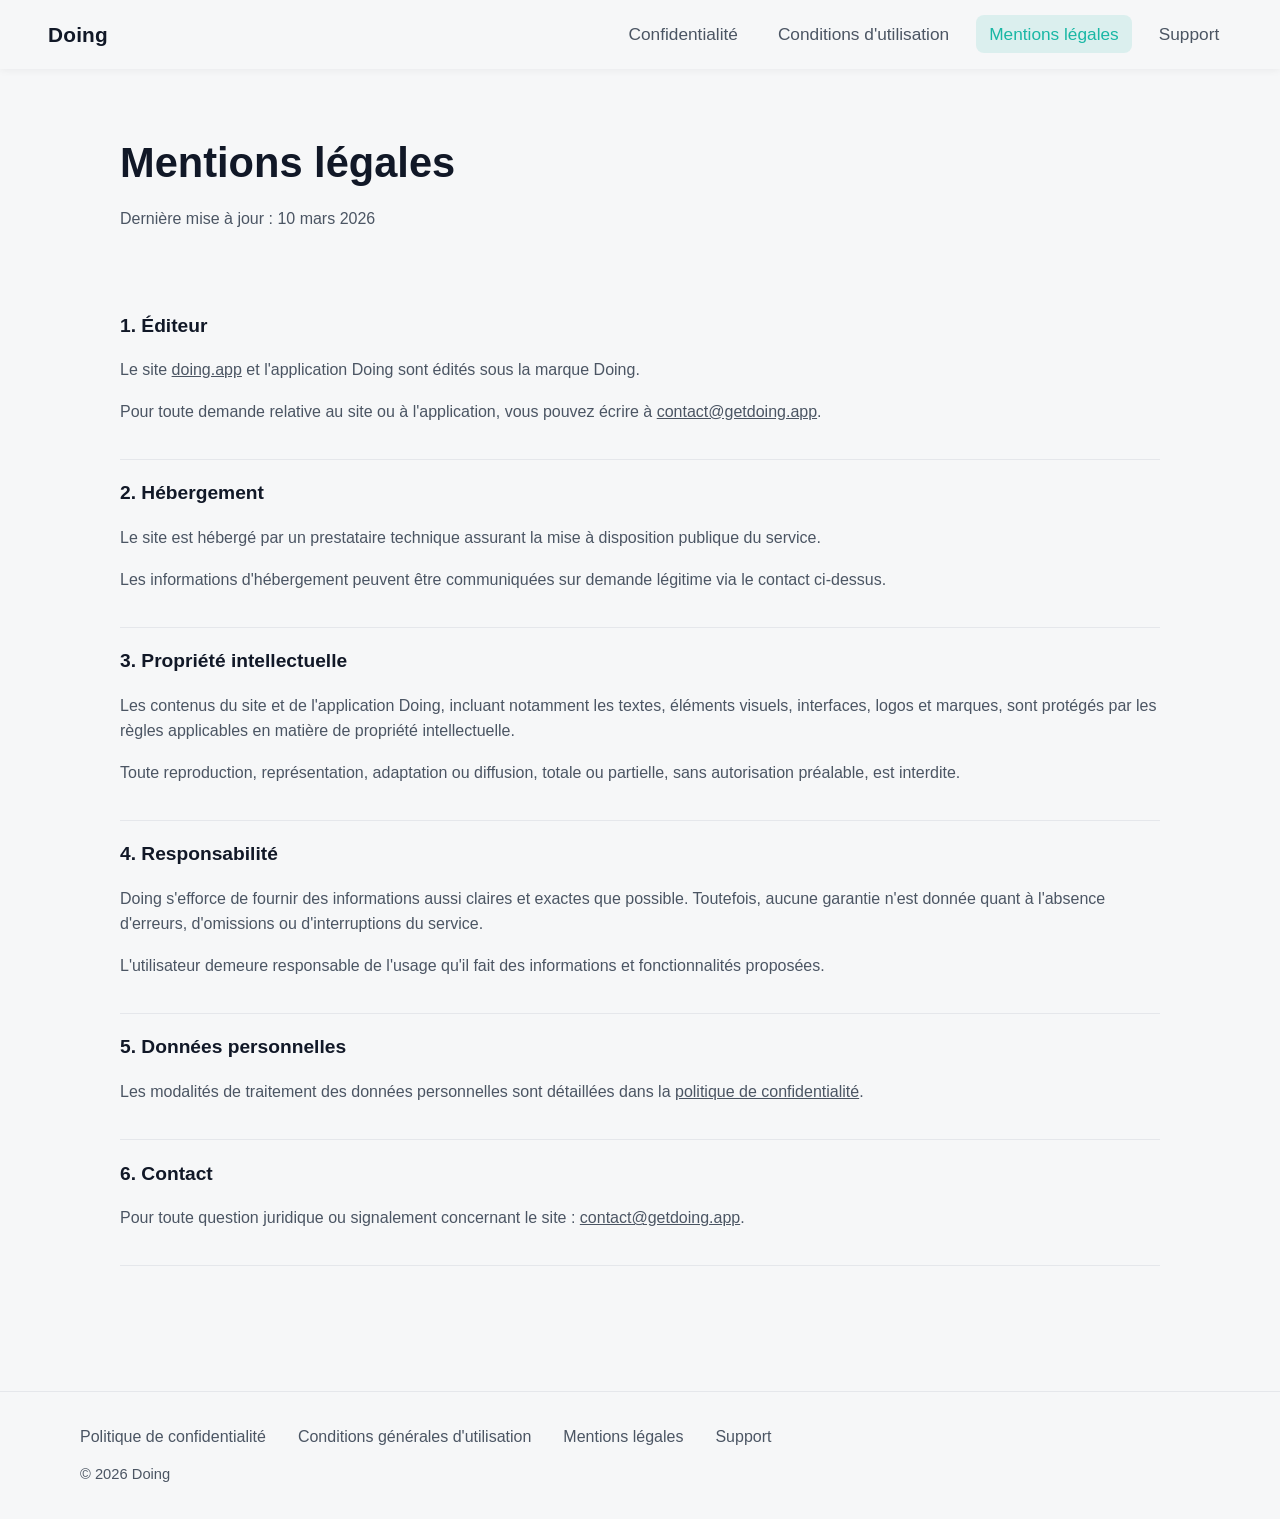
<file: legal_notice.html>
<!doctype html>
<html lang="fr">

<head>
  <meta charset="UTF-8" />
  <meta name="viewport" content="width=device-width, initial-scale=1.0" />
  <title>Mentions légales - Doing</title>
  <meta name="description"
    content="Mentions légales de Doing : éditeur du site, contact, hébergement et propriété intellectuelle." />
  <meta property="og:title" content="Mentions légales - Doing" />
  <meta property="og:description"
    content="Consultez les mentions légales du site et de l'application Doing." />
  <meta property="og:type" content="website" />
  <meta property="og:url" content="https://doing.app/legal_notice.html" />
  <meta property="og:image"
    content="data:image/svg+xml,%3Csvg xmlns='http://www.w3.org/2000/svg' width='1200' height='630'%3E%3Crect width='1200' height='630' fill='%23eceef1'/%3E%3C/svg%3E" />
  <link rel="icon"
    href="data:image/svg+xml,%3Csvg xmlns='http://www.w3.org/2000/svg' viewBox='0 0 64 64'%3E%3Crect width='64' height='64' rx='14' fill='%231f2937'/%3E%3C/svg%3E" />
  <link rel="stylesheet" href="assets/css/styles.css" />
  <script src="assets/js/main.js" defer></script>
</head>

<body class="flat-cards-page">

  <header class="site-header">
    <div class="container header-inner">
      <a class="logo" href="index.html" aria-label="Doing - Accueil">Doing</a>
      <button class="nav-toggle" type="button" aria-label="Ouvrir le menu" aria-controls="primary-nav"
        aria-expanded="false">
        <span></span>
        <span></span>
        <span></span>
      </button>
      <nav id="primary-nav" class="site-nav" aria-label="Navigation principale">
        <ul>
          <li><a href="privacy.html">Confidentialité</a></li>
          <li><a href="terms.html">Conditions d'utilisation</a></li>
          <li><a href="legal_notice.html" aria-current="page">Mentions légales</a></li>
          <li><a href="support.html">Support</a></li>
        </ul>
      </nav>
    </div>
  </header>

  <main id="main-content" class="main">
    <section class="section page-title">
      <div class="container">
        <h1>Mentions légales</h1>
        <p>Dernière mise à jour : 10 mars 2026</p>
      </div>
    </section>

    <section class="section" style="padding-top: 0;">
      <div class="container">
        <article class="content-card">
          <h2>1. Éditeur</h2>
          <p>Le site <a href="https://doing.app/">doing.app</a> et l'application Doing sont édités sous la marque Doing.</p>
          <p>
            Pour toute demande relative au site ou à l'application, vous pouvez écrire à
            <a href="mailto:contact@getdoing.app">contact@getdoing.app</a>.
          </p>
        </article>

        <article class="content-card">
          <h2>2. Hébergement</h2>
          <p>Le site est hébergé par un prestataire technique assurant la mise à disposition publique du service.</p>
          <p>Les informations d'hébergement peuvent être communiquées sur demande légitime via le contact ci-dessus.</p>
        </article>

        <article class="content-card">
          <h2>3. Propriété intellectuelle</h2>
          <p>
            Les contenus du site et de l'application Doing, incluant notamment les textes, éléments visuels,
            interfaces, logos et marques, sont protégés par les règles applicables en matière de propriété
            intellectuelle.
          </p>
          <p>
            Toute reproduction, représentation, adaptation ou diffusion, totale ou partielle, sans autorisation
            préalable, est interdite.
          </p>
        </article>

        <article class="content-card">
          <h2>4. Responsabilité</h2>
          <p>
            Doing s'efforce de fournir des informations aussi claires et exactes que possible. Toutefois, aucune
            garantie n'est donnée quant à l'absence d'erreurs, d'omissions ou d'interruptions du service.
          </p>
          <p>
            L'utilisateur demeure responsable de l'usage qu'il fait des informations et fonctionnalités proposées.
          </p>
        </article>

        <article class="content-card">
          <h2>5. Données personnelles</h2>
          <p>
            Les modalités de traitement des données personnelles sont détaillées dans la
            <a href="privacy.html">politique de confidentialité</a>.
          </p>
        </article>

        <article class="content-card">
          <h2>6. Contact</h2>
          <p>
            Pour toute question juridique ou signalement concernant le site :
            <a href="mailto:contact@getdoing.app">contact@getdoing.app</a>.
          </p>
        </article>
      </div>
    </section>
  </main>

  <footer class="site-footer">
    <div class="container footer-inner">
      <div class="footer-links" aria-label="Liens footer">
        <a href="privacy.html">Politique de confidentialité</a>
        <a href="terms.html"><span class="footer-link-full">Conditions générales d'utilisation</span><span class="footer-link-short">CGU</span></a>
        <a href="legal_notice.html">Mentions légales</a>
        <a href="support.html">Support</a>
      </div>
      <p class="footer-meta">© 2026 Doing</p>
    </div>
  </footer>
</body>

</html>
</file>
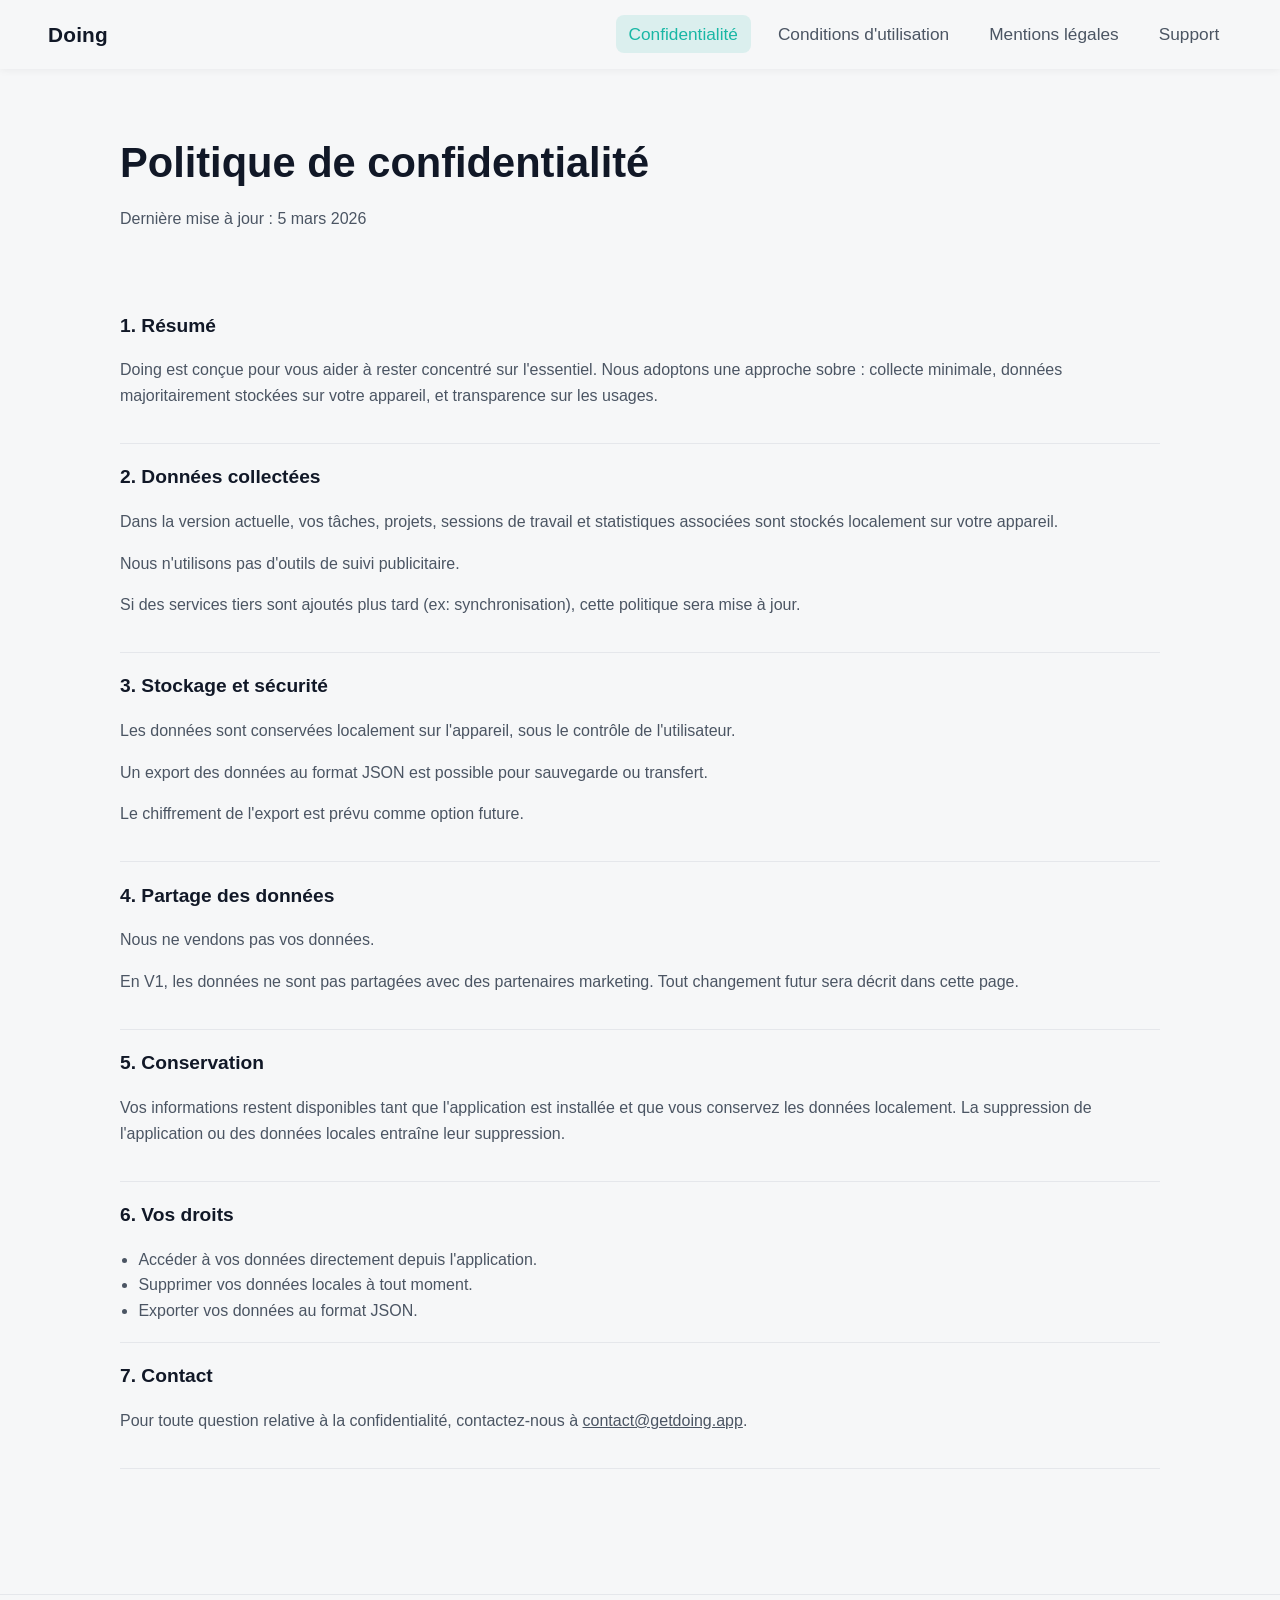
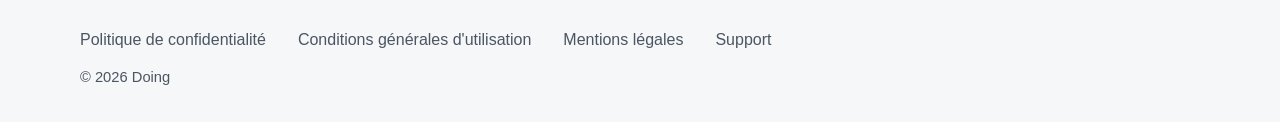
<file: privacy.html>
<!doctype html>
<html lang="fr">

<head>
  <meta charset="UTF-8" />
  <meta name="viewport" content="width=device-width, initial-scale=1.0" />
  <title>Politique de confidentialité - Doing</title>
  <meta name="description"
    content="Politique de confidentialité de Doing : données locales, sécurité, conservation et droits des utilisateurs." />
  <meta property="og:title" content="Politique de confidentialité - Doing" />
  <meta property="og:description"
    content="Consultez la politique de confidentialité de Doing et la gestion de vos données." />
  <meta property="og:type" content="website" />
  <meta property="og:url" content="https://doing.app/privacy.html" />
  <meta property="og:image"
    content="data:image/svg+xml,%3Csvg xmlns='http://www.w3.org/2000/svg' width='1200' height='630'%3E%3Crect width='1200' height='630' fill='%23eceef1'/%3E%3C/svg%3E" />
  <link rel="icon"
    href="data:image/svg+xml,%3Csvg xmlns='http://www.w3.org/2000/svg' viewBox='0 0 64 64'%3E%3Crect width='64' height='64' rx='14' fill='%231f2937'/%3E%3C/svg%3E" />
  <link rel="stylesheet" href="assets/css/styles.css" />
  <script src="assets/js/main.js" defer></script>
</head>

<body class="flat-cards-page">


  <header class="site-header">
    <div class="container header-inner">
      <a class="logo" href="index.html" aria-label="Doing - Accueil">Doing</a>
      <button class="nav-toggle" type="button" aria-label="Ouvrir le menu" aria-controls="primary-nav" aria-expanded="false">
        <span></span>
        <span></span>
        <span></span>
      </button>
      <nav id="primary-nav" class="site-nav" aria-label="Navigation principale">
        <ul>
          <li><a href="privacy.html" aria-current="page">Confidentialité</a></li>
          <li><a href="terms.html">Conditions d'utilisation</a></li>
          <li><a href="legal_notice.html">Mentions légales</a></li>
          <li><a href="support.html">Support</a></li>
        </ul>
      </nav>
    </div>
  </header>

  <main id="main-content" class="main">
    <section class="section page-title">
      <div class="container">
        <h1>Politique de confidentialité</h1>
        <p>Dernière mise à jour : 5 mars 2026</p>
      </div>
    </section>

    <section class="section" style="padding-top: 0;">
      <div class="container">
        <article class="content-card">
          <h2>1. Résumé</h2>
          <p>
            Doing est conçue pour vous aider à rester concentré sur l'essentiel. Nous adoptons une approche sobre :
            collecte minimale, données majoritairement stockées sur votre appareil, et transparence sur les usages.
          </p>
        </article>

        <article class="content-card">
          <h2>2. Données collectées</h2>
          <p>
            Dans la version actuelle, vos tâches, projets, sessions de travail et statistiques associées sont stockés
            localement sur votre appareil.
          </p>
          <p>Nous n'utilisons pas d'outils de suivi publicitaire.</p>
          <p>
            Si des services tiers sont ajoutés plus tard (ex: synchronisation), cette politique sera mise à jour.
          </p>
        </article>

        <article class="content-card">
          <h2>3. Stockage et sécurité</h2>
          <p>Les données sont conservées localement sur l'appareil, sous le contrôle de l'utilisateur.</p>
          <p>Un export des données au format JSON est possible pour sauvegarde ou transfert.</p>
          <p>Le chiffrement de l'export est prévu comme option future.</p>
        </article>

        <article class="content-card">
          <h2>4. Partage des données</h2>
          <p>Nous ne vendons pas vos données.</p>
          <p>
            En V1, les données ne sont pas partagées avec des partenaires marketing. Tout changement futur sera
            décrit dans cette page.
          </p>
        </article>

        <article class="content-card">
          <h2>5. Conservation</h2>
          <p>
            Vos informations restent disponibles tant que l'application est installée et que vous conservez les
            données localement. La suppression de l'application ou des données locales entraîne leur suppression.
          </p>
        </article>

        <article class="content-card">
          <h2>6. Vos droits</h2>
          <ul>
            <li>Accéder à vos données directement depuis l'application.</li>
            <li>Supprimer vos données locales à tout moment.</li>
            <li>Exporter vos données au format JSON.</li>
          </ul>
        </article>

        <article class="content-card">
          <h2>7. Contact</h2>
          <p>
            Pour toute question relative à la confidentialité, contactez-nous à
            <a href="mailto:contact@getdoing.app">contact@getdoing.app</a>.
          </p>
        </article>
      </div>
    </section>
  </main>

  <footer class="site-footer">
    <div class="container footer-inner">
      <div class="footer-links" aria-label="Liens footer">
        <a href="privacy.html">Politique de confidentialité</a>
        <a href="terms.html"><span class="footer-link-full">Conditions générales d'utilisation</span><span class="footer-link-short">CGU</span></a>
        <a href="legal_notice.html">Mentions légales</a>
        <a href="support.html">Support</a>
      </div>
      <p class="footer-meta">© 2026 Doing</p>
    </div>
  </footer>
</body>

</html>
</file>
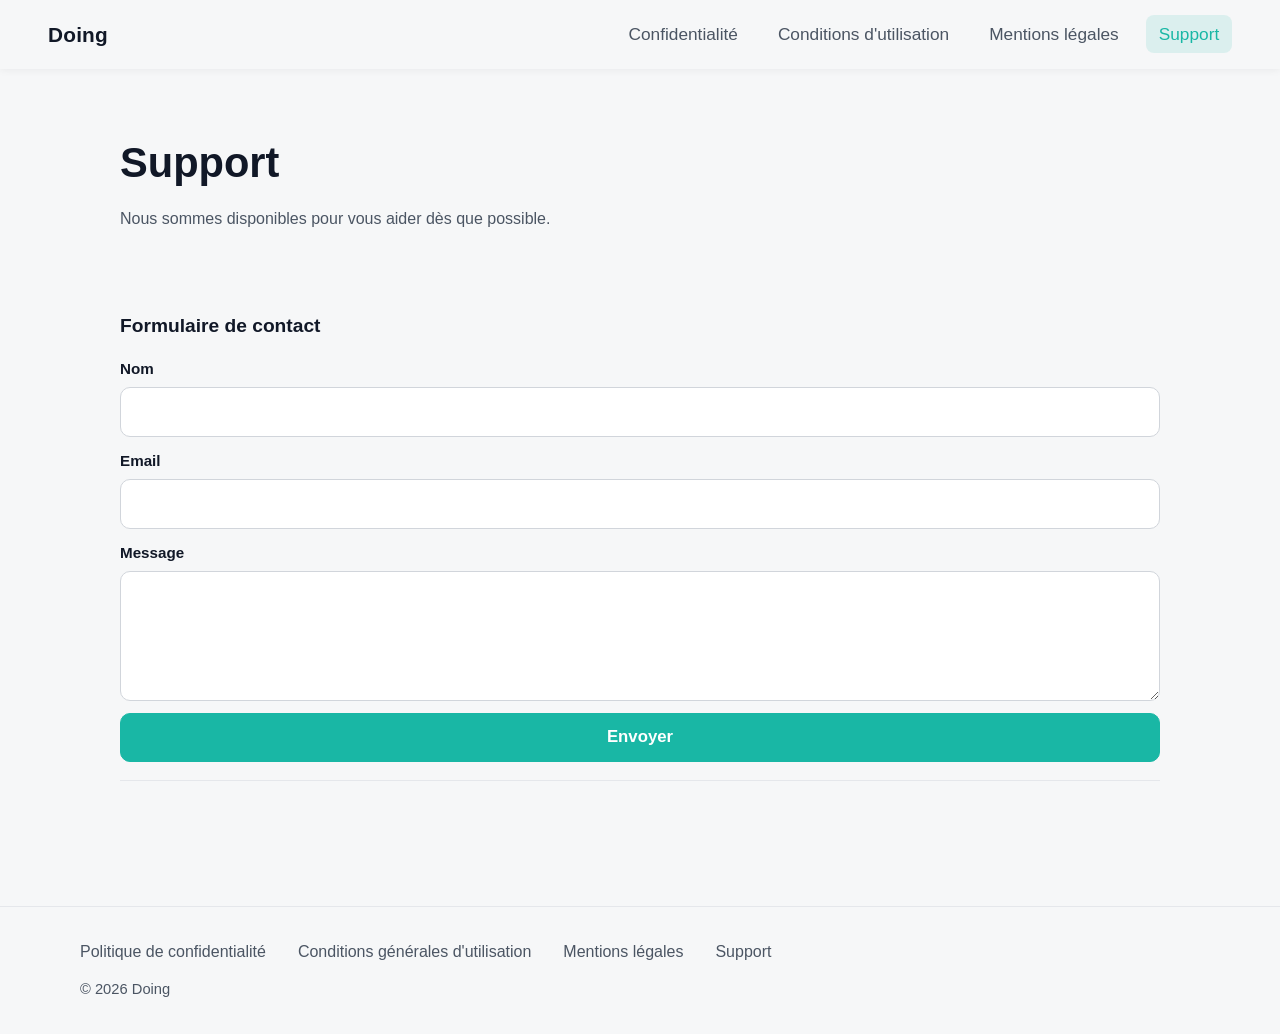
<file: support.html>
<!doctype html>
<html lang="fr">

<head>
  <meta charset="UTF-8" />
  <meta name="viewport" content="width=device-width, initial-scale=1.0" />
  <title>Support - Doing</title>
  <meta name="description"
    content="Support Doing : contactez l'équipe, consultez les problèmes fréquents et envoyez un message." />
  <meta property="og:title" content="Support - Doing" />
  <meta property="og:description"
    content="Besoin d'aide avec Doing ? Retrouvez les options de contact et les réponses fréquentes." />
  <meta property="og:type" content="website" />
  <meta property="og:url" content="https://doing.app/support.html" />
  <meta property="og:image"
    content="data:image/svg+xml,%3Csvg xmlns='http://www.w3.org/2000/svg' width='1200' height='630'%3E%3Crect width='1200' height='630' fill='%23eceef1'/%3E%3C/svg%3E" />
  <link rel="icon"
    href="data:image/svg+xml,%3Csvg xmlns='http://www.w3.org/2000/svg' viewBox='0 0 64 64'%3E%3Crect width='64' height='64' rx='14' fill='%231f2937'/%3E%3C/svg%3E" />
  <link rel="stylesheet" href="assets/css/styles.css" />
  <script src="assets/js/main.js" defer></script>
</head>

<body class="flat-cards-page">


  <header class="site-header">
    <div class="container header-inner">
      <a class="logo" href="index.html" aria-label="Doing - Accueil">Doing</a>
      <button class="nav-toggle" type="button" aria-label="Ouvrir le menu" aria-controls="primary-nav"
        aria-expanded="false">
        <span></span>
        <span></span>
        <span></span>
      </button>
      <nav id="primary-nav" class="site-nav" aria-label="Navigation principale">
        <ul>
          <li><a href="privacy.html">Confidentialité</a></li>
          <li><a href="terms.html">Conditions d'utilisation</a></li>
          <li><a href="legal_notice.html">Mentions légales</a></li>
          <li><a href="support.html" aria-current="page">Support</a></li>
        </ul>
      </nav>
    </div>
  </header>

  <main id="main-content" class="main">
    <section class="section page-title">
      <div class="container">
        <h1>Support</h1>
        <p>Nous sommes disponibles pour vous aider dès que possible.</p>
      </div>
    </section>

    <section class="section" style="padding-top: 0;">
      <div class="container">
        <article class="content-card">
          <h2>Formulaire de contact</h2>
          <form id="support-form" class="support-form"
            data-support-endpoint="https://hzpbfxghdmrndysmtfgi.supabase.co/functions/v1/support" novalidate>
            <div class="form-row">
              <label for="name">Nom</label>
              <input id="name" name="name" type="text" autocomplete="name" required />
            </div>
            <div class="form-row">
              <label for="email">Email</label>
              <input id="email" name="email" type="email" autocomplete="email" required />
            </div>
            <div class="form-row">
              <label for="message">Message</label>
              <textarea id="message" name="message" required></textarea>
            </div>
            <button class="btn btn-primary support-submit" type="submit"
              aria-label="Envoyer le message">Envoyer</button>
            <p id="form-feedback" class="inline-feedback" hidden aria-live="polite"></p>
          </form>
        </article>
      </div>
    </section>
  </main>

  <footer class="site-footer">
    <div class="container footer-inner">
      <div class="footer-links" aria-label="Liens footer">
        <a href="privacy.html">Politique de confidentialité</a>
        <a href="terms.html"><span class="footer-link-full">Conditions générales d'utilisation</span><span
            class="footer-link-short">CGU</span></a>
        <a href="legal_notice.html">Mentions légales</a>
        <a href="support.html">Support</a>
      </div>
      <p class="footer-meta">© 2026 Doing</p>
    </div>
  </footer>
</body>

</html>
</file>
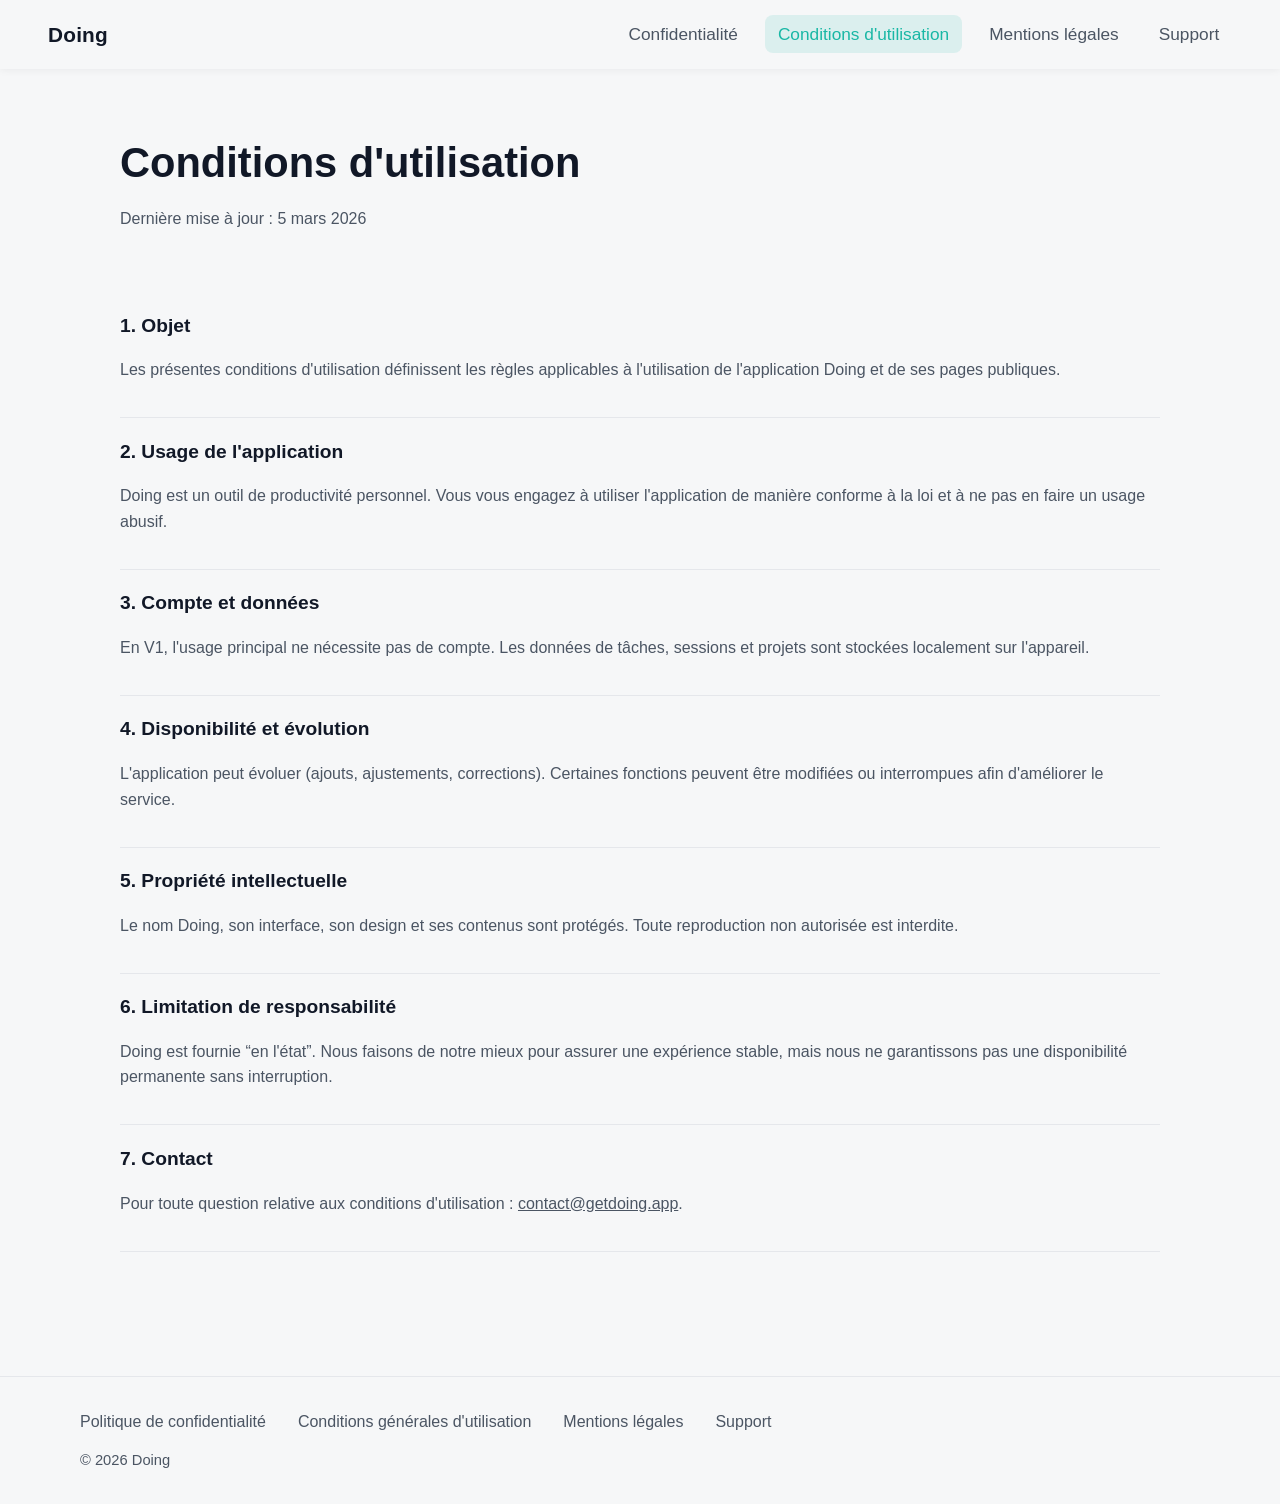
<file: terms.html>
<!doctype html>
<html lang="fr">

<head>
  <meta charset="UTF-8" />
  <meta name="viewport" content="width=device-width, initial-scale=1.0" />
  <title>Conditions d'utilisation - Doing</title>
  <meta name="description"
    content="Conditions d'utilisation de Doing : cadre d'usage, responsabilités et contact support." />
  <meta property="og:title" content="Conditions d'utilisation - Doing" />
  <meta property="og:description" content="Consultez les conditions d'utilisation de l'application Doing." />
  <meta property="og:type" content="website" />
  <meta property="og:url" content="https://doing.app/terms.html" />
  <meta property="og:image"
    content="data:image/svg+xml,%3Csvg xmlns='http://www.w3.org/2000/svg' width='1200' height='630'%3E%3Crect width='1200' height='630' fill='%23eceef1'/%3E%3C/svg%3E" />
  <link rel="icon"
    href="data:image/svg+xml,%3Csvg xmlns='http://www.w3.org/2000/svg' viewBox='0 0 64 64'%3E%3Crect width='64' height='64' rx='14' fill='%231f2937'/%3E%3C/svg%3E" />
  <link rel="stylesheet" href="assets/css/styles.css" />
  <script src="assets/js/main.js" defer></script>
</head>

<body class="flat-cards-page">

  <header class="site-header">
    <div class="container header-inner">
      <a class="logo" href="index.html" aria-label="Doing - Accueil">Doing</a>
      <button class="nav-toggle" type="button" aria-label="Ouvrir le menu" aria-controls="primary-nav"
        aria-expanded="false">
        <span></span>
        <span></span>
        <span></span>
      </button>
      <nav id="primary-nav" class="site-nav" aria-label="Navigation principale">
        <ul>
          <li><a href="privacy.html">Confidentialité</a></li>
          <li><a href="terms.html" aria-current="page">Conditions d'utilisation</a></li>
          <li><a href="legal_notice.html">Mentions légales</a></li>
          <li><a href="support.html">Support</a></li>
        </ul>
      </nav>
    </div>
  </header>

  <main id="main-content" class="main">
    <section class="section page-title">
      <div class="container">
        <h1>Conditions d'utilisation</h1>
        <p>Dernière mise à jour : 5 mars 2026</p>
      </div>
    </section>

    <section class="section" style="padding-top: 0;">
      <div class="container">
        <article class="content-card">
          <h2>1. Objet</h2>
          <p>
            Les présentes conditions d'utilisation définissent les règles applicables à l'utilisation de l'application
            Doing et de ses pages publiques.
          </p>
        </article>

        <article class="content-card">
          <h2>2. Usage de l'application</h2>
          <p>
            Doing est un outil de productivité personnel. Vous vous engagez à utiliser l'application de manière
            conforme à la loi et à ne pas en faire un usage abusif.
          </p>
        </article>

        <article class="content-card">
          <h2>3. Compte et données</h2>
          <p>
            En V1, l'usage principal ne nécessite pas de compte. Les données de tâches, sessions et projets sont
            stockées localement sur l'appareil.
          </p>
        </article>

        <article class="content-card">
          <h2>4. Disponibilité et évolution</h2>
          <p>
            L'application peut évoluer (ajouts, ajustements, corrections). Certaines fonctions peuvent être modifiées
            ou interrompues afin d'améliorer le service.
          </p>
        </article>

        <article class="content-card">
          <h2>5. Propriété intellectuelle</h2>
          <p>
            Le nom Doing, son interface, son design et ses contenus sont protégés. Toute reproduction non autorisée
            est interdite.
          </p>
        </article>

        <article class="content-card">
          <h2>6. Limitation de responsabilité</h2>
          <p>
            Doing est fournie “en l'état”. Nous faisons de notre mieux pour assurer une expérience stable, mais nous
            ne garantissons pas une disponibilité permanente sans interruption.
          </p>
        </article>

        <article class="content-card">
          <h2>7. Contact</h2>
          <p>
            Pour toute question relative aux conditions d'utilisation :
            <a href="mailto:contact@getdoing.app">contact@getdoing.app</a>.
          </p>
        </article>
      </div>
    </section>
  </main>

  <footer class="site-footer">
    <div class="container footer-inner">
      <div class="footer-links" aria-label="Liens footer">
        <a href="privacy.html">Politique de confidentialité</a>
        <a href="terms.html"><span class="footer-link-full">Conditions générales d'utilisation</span><span class="footer-link-short">CGU</span></a>
        <a href="legal_notice.html">Mentions légales</a>
        <a href="support.html">Support</a>
      </div>
      <p class="footer-meta">© 2026 Doing</p>
    </div>
  </footer>
</body>

</html>
</file>
<file: assets/css/styles.css>
:root {
  --bg: #f6f7f8;
  --surface: #ffffff;
  --surface-muted: #f9fafb;
  --text: #111827;
  --text-muted: #4b5563;
  --border: #e5e7eb;
  --border-strong: #d1d5db;
  --brand: #19b7a5;
  --brand-soft: #149786;
  --success-bg: #ecfdf5;
  --success-text: #065f46;
  --radius: 14px;
  --radius-sm: 10px;
  --shadow-sm: 0 1px 2px rgba(15, 23, 42, 0.06);
  --shadow-md: 0 8px 30px rgba(15, 23, 42, 0.06);
  --container: 1120px;
}

* {
  box-sizing: border-box;
}

html {
  scroll-behavior: smooth;
}

body {
  margin: 0;
  font-family: -apple-system, BlinkMacSystemFont, "Segoe UI", Roboto, Inter, Arial, sans-serif;
  color: var(--text);
  background: var(--bg);
  line-height: 1.6;
  overflow-x: hidden;
}

a {
  color: inherit;
}

img {
  max-width: 100%;
  height: auto;
}

.container {
  width: min(100% - 1.25rem, var(--container));
  margin-inline: auto;
}

.section {
  padding: 3rem 0;
}

.section-title {
  margin: 0 0 4rem;
  font-size: clamp(1.8rem, 3.2vw, 2.5rem);
  line-height: 1.2;
}

.section-lead {
  margin: 0;
  max-width: 62ch;
  color: var(--text-muted);
}

.site-header {
  position: sticky;
  top: 0;
  z-index: 100;
  border-bottom: 0;
  box-shadow: 0 1px 8px rgba(15, 23, 42, 0.06);
  backdrop-filter: blur(10px);
  background: #f6f7f8;
}

.site-header .container {
  width: 100%;
  max-width: none;
  margin-inline: 0;
  padding-inline: 3rem;
}

.header-inner {
  min-height: 4.3rem;
  display: flex;
  align-items: center;
  justify-content: space-between;
  gap: 0.25rem;
  flex-wrap: nowrap;
  padding: 0.2rem 0.4rem;
}

.logo {
  font-size: 1.3rem;
  font-weight: 700;
  letter-spacing: 0.01em;
  text-decoration: none;
}

.site-nav ul {
  margin: 0;
  padding: 0;
  list-style: none;
  display: flex;
  align-items: center;
  gap: 0.45rem;
  flex-wrap: wrap;
}

.site-nav a {
  text-decoration: none;
  color: var(--text-muted);
  font-size: 1.02rem;
  padding: 0.5rem 0.7rem;
  border-radius: 8px;
}

.site-nav a:hover,
.site-nav a[aria-current="page"] {
  background: rgba(25, 183, 165, 0.12);
  color: #19b7a5;
}

.nav-toggle {
  display: none;
  border: 0;
  background: transparent;
  border-radius: 0;
  width: 1.7rem;
  height: 1.35rem;
  align-items: center;
  justify-content: center;
  flex-direction: column;
  gap: 0.24rem;
  padding: 0;
  cursor: pointer;
}

.nav-toggle span {
  display: block;
  width: 1.3rem;
  height: 2px;
  background: #374151;
  border-radius: 999px;
}

.nav-cta {
  display: none;
}

@media (max-width: 768px) {
  .header-inner {
    flex-wrap: nowrap;
    padding-inline: 1rem;
    position: relative;
  }

  .nav-toggle {
    display: inline-flex;
  }

  .site-nav {
    display: none;
    width: calc(100% - 2rem);
    position: absolute;
    left: 1rem;
    top: calc(100% + 0.35rem);
    z-index: 120;
    background: #f6f7f8;
    border: 1px solid var(--border);
    border-radius: 14px;
    box-shadow: 0 14px 34px rgba(15, 23, 42, 0.14);
    padding: 0.6rem;
  }

  .site-header.is-menu-open .site-nav {
    display: block;
  }

  .site-nav ul {
    flex-direction: column;
    align-items: stretch;
    gap: 0.2rem;
  }

  .site-nav a {
    display: block;
    padding: 0.9rem 0.75rem;
    font-size: 0.98rem;
  }

  .hero-actions--stores {
    width: 100%;
    flex-direction: column;
    flex-wrap: nowrap;
  }

  .hero-store-btn {
    width: 100%;
    max-width: none;
  }

  .nav-cta {
    display: none !important;
  }

  main .container,
  footer .container {
    padding-inline: 0.2rem !important;
  }
}

.btn {
  appearance: none;
  border: 1px solid transparent;
  border-radius: 10px;
  padding: 0.7rem 1rem;
  display: inline-flex;
  align-items: center;
  justify-content: center;
  gap: 0.4rem;
  font-weight: 600;
  text-decoration: none;
  line-height: 1.1;
  cursor: pointer;
  transition: 160ms ease;
}

.btn:disabled {
  cursor: not-allowed;
  opacity: 0.65;
}

.btn-primary {
  background: var(--brand);
  color: #fff;
  border-color: var(--brand);
}

.btn-primary:hover {
  background: var(--brand-soft);
  border-color: var(--brand-soft);
}

.btn-secondary {
  background: var(--surface);
  color: var(--text);
  border-color: var(--border-strong);
}

.btn-secondary:hover {
  border-color: #9ca3af;
}

.btn-store {
  min-width: 0;
  width: 100%;
}

.main {
  padding-bottom: 2rem;
}

.hero {
  padding-top: 8rem;
}

.hero-grid {
  display: grid;
  grid-template-columns: 1fr;
  gap: 2rem;
  align-items: center;
}

.hero-grid>*,
.grid-2>* {
  min-width: 0;
}

.hero-copy h1 {
  margin: 0 0 0.9rem;
  font-size: clamp(2rem, 5.5vw, 3.5rem);
  line-height: 1.1;
  letter-spacing: -0.02em;
}

.hero-copy p {
  margin: 0;
  max-width: 48ch;
  color: var(--text-muted);
}

.hero-copy {
  margin-top: -2.8rem;
}

.hero-actions {
  margin-top: 1.5rem;
  margin-bottom: 2rem;
  display: flex;
  flex-direction: row;
  flex-wrap: nowrap;
  gap: 0.7rem;
}

.hero-actions .btn {
  width: 100%;
}

.hero-actions--stores {
  align-items: stretch;
}

.hero-store-btn {
  width: auto;
  flex: 0 1 auto;
  min-height: 54px;
  max-width: 248px;
  border-radius: 16px;
  background: #2f3135;
  color: #ffffff;
  text-decoration: none;
  display: inline-flex;
  align-items: center;
  justify-content: flex-start;
  gap: 0.75rem;
  padding: 0.55rem 0.8rem;
  border: 1px solid #3a3d42;
  box-shadow: 0 8px 22px rgba(15, 23, 42, 0.12);
}

.hero-store-btn:hover {
  background: #35383d;
}

.hero-store-icon {
  width: 1.5rem;
  height: 1.5rem;
  flex: 0 0 auto;
  display: inline-flex;
  align-items: center;
  justify-content: center;
}

.hero-store-svg {
  width: 100%;
  height: 100%;
}

.hero-store-svg-apple {
  fill: #ffffff;
}

.hero-store-text {
  font-size: clamp(0.9rem, 1.9vw, 1.1rem);
  font-weight: 500;
  letter-spacing: 0.01em;
}

.hero-visual {
  display: flex;
  flex-direction: column;
  align-items: center;
  justify-content: center;
  gap: 1rem;
}

.pills {
  display: flex;
  flex-wrap: wrap;
  gap: 0.75rem;
  justify-content: center;
}

.hero-pills {
  max-width: 260px;
  margin-top: 0;
}

.pill {
  border: 1px solid var(--border);
  background: var(--surface);
  border-radius: 999px;
  padding: 0.4rem 0.8rem;
  font-size: 0.9rem;
  color: var(--text-muted);
  white-space: nowrap;
}

.grid-2 {
  display: grid;
  grid-template-columns: 1fr;
  gap: 1.25rem;
}

.card {
  background: var(--surface);
  border: 1px solid var(--border);
  border-radius: var(--radius);
  padding: 1.15rem;
  box-shadow: var(--shadow-sm);
}

.step-number {
  font-size: 0.85rem;
  color: var(--text-muted);
}

.step-title {
  margin: 0.25rem 0 0.3rem;
  font-size: 1.05rem;
}

.step-text {
  margin: 0;
  color: var(--text-muted);
}

.app-carousel {
  margin-top: 1.2rem;
  position: relative;
}

.carousel-track {
  display: flex;
  gap: 0.9rem;
  overflow-x: auto;
  scroll-snap-type: x mandatory;
  scroll-behavior: smooth;
  padding: 0.25rem 0.1rem 0.2rem;
  touch-action: auto;
  cursor: grab;
  -ms-overflow-style: none;
  scrollbar-width: none;
}

.carousel-track::-webkit-scrollbar {
  display: none;
}

.carousel-slide {
  margin: 0;
  flex: 0 0 78%;
  max-width: 420px;
  scroll-snap-align: center;
}

.carousel-slide img {
  width: 100%;
  aspect-ratio: 9 / 16;
  object-fit: cover;
  border-radius: 20px;
  border: 1px solid #dde1e8;
  box-shadow: 0 1px 8px rgba(15, 23, 42, 0.06);
  display: block;
  cursor: zoom-in;
  -webkit-user-drag: none;
  user-select: none;
}

.carousel-btn {
  display: none;
}

.carousel-dots {
  display: flex;
  gap: 0.35rem;
  justify-content: center;
  margin-top: 0.35rem;
}

.carousel-dot {
  width: 0.42rem;
  height: 0.42rem;
  border-radius: 999px;
  border: 0;
  background: #cbd5e1;
  padding: 0;
  cursor: pointer;
}

.carousel-dot.is-active {
  background: #19b7a5;
}

.screen-lightbox {
  position: fixed;
  inset: 0;
  z-index: 300;
  background: rgba(17, 24, 39, 0.82);
  display: flex;
  align-items: center;
  justify-content: center;
  padding: 1.2rem;
}

.screen-lightbox[hidden] {
  display: none;
}

.screen-lightbox-image {
  max-width: min(95vw, 520px);
  max-height: 90vh;
  width: auto;
  height: auto;
  border-radius: 18px;
  border: 1px solid rgba(255, 255, 255, 0.25);
  box-shadow: 0 22px 50px rgba(0, 0, 0, 0.35);
}

.screen-lightbox-close {
  appearance: none;
  border: 0;
  position: absolute;
  top: 0.8rem;
  right: 0.8rem;
  width: 2.4rem;
  height: 2.4rem;
  border-radius: 999px;
  background: rgba(255, 255, 255, 0.2);
  color: #fff;
  font-size: 1.5rem;
  line-height: 1;
  cursor: pointer;
}

.feature-list {
  margin: 1.4rem 0 0;
  padding: 0;
  list-style: none;
  display: grid;
  grid-template-columns: 1fr;
  gap: 0.85rem;
}

.feature-item {
  background: var(--surface);
  border: 0;
  border-radius: var(--radius-sm);
  padding: 1.35rem 1.25rem;
  box-shadow: 0 1px 8px rgba(15, 23, 42, 0.06);
  display: flex;
  flex-direction: column;
  align-items: flex-start;
  gap: 0.45rem;
}

.feature-icon {
  width: 2.55rem;
  height: 2.55rem;
  flex: 0 0 auto;
  color: var(--brand);
  align-self: center;
}

.feature-svg {
  width: 100%;
  height: 100%;
  fill: none;
  stroke: currentColor;
  stroke-width: 1.8;
  stroke-linecap: round;
  stroke-linejoin: round;
}

.feature-img-icon {
  width: 100%;
  height: 100%;
  display: block;
  margin: auto;
}

.feature-title {
  display: block;
  width: 100%;
  margin: 0.2rem 0 0;
  font-size: 1.08rem;
  font-weight: 600;
  line-height: 1.25;
  color: var(--text);
  text-align: center;
}

.feature-subtext {
  display: block;
  width: 100%;
  margin: 0;
  font-size: 0.85rem;
  line-height: 1.45;
  font-weight: 300;
  color: #767676;
  text-align: center;
}

.download-panel {
  background: transparent;
  border: 0;
  border-radius: 0;
  padding: 0;
  box-shadow: none;
  display: flex;
  flex-direction: column;
  gap: 1rem;
}

.download-panel .section-lead {
  text-align: left;
  margin-inline: 0;
}

.download-actions {
  display: flex;
  flex-direction: column;
  gap: 0.75rem;
  justify-content: center;
}

.store-badge {
  min-height: 70px;
  border-radius: 12px;
  padding: 0.85rem 1rem;
  justify-content: center;
  gap: 0.75rem;
  background: #ffffff;
}

.store-logo {
  width: 2rem;
  height: 2rem;
  display: inline-flex;
  align-items: center;
  justify-content: center;
  flex: 0 0 auto;
}

.store-svg {
  width: 100%;
  height: 100%;
}

.store-svg-apple {
  fill: #111827;
}

.store-copy {
  display: inline-flex;
  flex-direction: column;
  line-height: 1.2;
  text-align: left;
}

.store-overline {
  font-size: 0.75rem;
  color: var(--text-muted);
  font-weight: 500;
}

.store-name {
  font-size: 1.05rem;
  color: var(--text);
  font-weight: 700;
}

.faq {
  display: grid;
  gap: 0.65rem;
  margin-top: 1.4rem;
}

.faq-item {
  background: transparent;
  border: 0;
  border-radius: 0;
  overflow: visible;
  box-shadow: none;
  border-bottom: 1px solid var(--border);
}

.faq-trigger {
  appearance: none;
  width: 100%;
  border: 0;
  background: transparent;
  text-align: left;
  padding: 0.9rem 1rem;
  font-size: 1.08rem;
  font-weight: 600;
  display: flex;
  justify-content: space-between;
  align-items: center;
  gap: 1rem;
  cursor: pointer;
}

.faq-item.is-open .faq-trigger {
  padding-top: 1.05rem;
  padding-bottom: 0.95rem;
}

.faq-trigger::after {
  content: "";
  width: 0.4rem;
  height: 0.4rem;
  border-right: 1.8px solid currentColor;
  border-bottom: 1.8px solid currentColor;
  color: var(--text-muted);
  opacity: 0.55;
  transform: rotate(-45deg);
  transition: transform 220ms ease, opacity 220ms ease;
  align-self: center;
  margin-block: auto;
}

.faq-item.is-open .faq-trigger::after {
  transform: rotate(45deg);
  opacity: 0.72;
}

.faq-panel {
  padding: 0 1rem 1rem;
  color: var(--text-muted);
  display: block;
}

.faq-item.is-open .faq-panel {
  display: block;
}

.faq-item:not(.is-open) .faq-panel {
  display: none;
}

.site-footer {
  border-top: 1px solid var(--border);
  padding: 2rem 0;
  margin-top: 2rem;
}

.footer-inner {
  display: grid;
  gap: 0.85rem;
}

.footer-links {
  display: flex;
  flex-wrap: wrap;
  gap: 0.4rem 0.7rem;
}

.footer-links a {
  color: var(--text-muted);
  text-decoration: none;
}

.footer-link-short {
  display: none;
}

.footer-links a:hover {
  color: var(--text);
}

.footer-meta {
  margin: 0;
  color: var(--text-muted);
  font-size: 0.92rem;
}

@media (min-width: 921px) {
  .footer-links {
    gap: 0.6rem 2rem;
  }
}

.page-title {
  padding-top: 3.2rem;
}

.page-title h1 {
  margin: 0 0 0.6rem;
  font-size: clamp(1.8rem, 4vw, 2.6rem);
}

.page-title p {
  margin: 0;
  color: var(--text-muted);
}

.content-card {
  background: var(--surface);
  border: 1px solid var(--border);
  border-radius: var(--radius);
  padding: 1.2rem;
  margin-top: 1.2rem;
}

.content-card h2 {
  margin-top: 0;
  font-size: 1.2rem;
}

.content-card p,
.content-card li {
  color: var(--text-muted);
}

.content-card ul {
  margin: 0.5rem 0 0;
  padding-left: 1.15rem;
}

.flat-cards-page .content-card {
  background: transparent;
  border: 0;
  border-radius: 0;
  box-shadow: none;
  padding: 0 0 1.15rem;
  margin-top: 1.15rem;
  border-bottom: 1px solid var(--border);
}

.support-grid {
  display: grid;
  gap: 1rem;
  margin-top: 1.3rem;
}

.contact-link {
  font-weight: 600;
  word-break: break-word;
}

.anchor-list {
  margin: 0.35rem 0 0;
  padding-left: 1.15rem;
}

.anchor-list a {
  color: var(--brand-soft);
}

.support-form {
  display: grid;
  gap: 0.75rem;
}

.support-submit {
  font-size: 1.05rem;
  padding: 0.9rem 1.35rem;
}

.form-row {
  display: grid;
  gap: 0.35rem;
}

label {
  font-weight: 600;
  font-size: 0.95rem;
}

input,
textarea {
  width: 100%;
  border: 1px solid var(--border-strong);
  border-radius: 10px;
  padding: 0.7rem 0.8rem;
  font: inherit;
  background: #fff;
  color: var(--text);
}

textarea {
  min-height: 130px;
  resize: vertical;
}

.inline-feedback {
  margin: 0.2rem 0 0;
  padding: 0.6rem 0.75rem;
  border-radius: 8px;
  border: 1px solid #bbf7d0;
  background: var(--success-bg);
  color: var(--success-text);
  font-size: 0.94rem;
}

.inline-feedback--error {
  border-color: #fecaca;
  background: #fef2f2;
  color: #991b1b;
}

.ph {
  width: 100%;
  background: linear-gradient(145deg, #eceef1, #e5e7eb);
  border: 1px solid #d8dce2;
  border-radius: 18px;
  box-shadow: var(--shadow-sm);
}

.ph-phone,
.ph-logo {
  max-width: 190px;
  aspect-ratio: 1 / 1;
}

.ph-wide {
  aspect-ratio: 16 / 10;
  min-height: 220px;
}

.visually-hidden {
  position: absolute;
  width: 1px;
  height: 1px;
  padding: 0;
  margin: -1px;
  overflow: hidden;
  clip: rect(0, 0, 0, 0);
  border: 0;
}

:focus-visible {
  outline: 3px solid #2563eb;
  outline-offset: 2px;
}

@media (max-width: 360px) {

  main .container,
  footer .container {
    padding-inline: 0.5rem !important;
  }

  .section {
    padding: 2.5rem 0;
  }

  .site-nav a {
    font-size: 0.95rem;
    padding: 0.42rem 0.56rem;
  }

  .hero {
    padding-top: 6.8rem;
  }

  .hero-copy h1 {
    font-size: clamp(1.7rem, 9vw, 2rem);
  }

  .hero-actions {
    margin-top: 1.1rem;
    margin-bottom: 1.7rem;
    gap: 0.55rem;
  }

  .btn {
    padding: 0.64rem 0.8rem;
    font-size: 0.92rem;
  }

  .hero-copy {
    margin-top: -1.9rem;
  }

  .ph-phone,
  .ph-logo {
    max-width: 170px;
  }

  .pills {
    gap: 0.45rem;
  }

  .pill {
    font-size: 0.8rem;
    padding: 0.32rem 0.58rem;
  }

  .card {
    padding: 0.95rem;
  }

  .feature-item {
    padding: 0.64rem 0.72rem;
    font-size: 0.94rem;
  }

  .store-badge {
    min-height: 64px;
    padding: 0.7rem 0.8rem;
    gap: 0.55rem;
  }

  .store-logo {
    width: 1.65rem;
    height: 1.65rem;
  }

  .store-overline {
    font-size: 0.7rem;
  }

  .store-name {
    font-size: 0.96rem;
  }

  .faq-trigger {
    padding: 0.74rem 0.8rem;
    font-size: 1rem;
  }

  .faq-item.is-open .faq-trigger {
    padding-top: 0.86rem;
    padding-bottom: 0.8rem;
  }

  .faq-panel {
    padding: 0 0.8rem 0.9rem;
    font-size: 0.94rem;
  }
}

@media (max-width: 425px) {

  main .container,
  footer .container {
    padding-inline: 1rem !important;
  }

  .hero-actions--stores {
    display: grid;
    grid-template-columns: 1fr;
    width: 100%;
  }

  .hero-store-btn {
    width: 100% !important;
    max-width: none !important;
    flex: 0 0 auto;
    min-height: 46px;
    padding: 0.45rem 0.55rem;
    border-radius: 12px;
    gap: 0.45rem;
    justify-content: center;
    text-align: center;
  }

  .hero-store-icon {
    width: 1.2rem;
    height: 1.2rem;
  }

  .hero-store-text {
    font-size: 0.86rem;
    text-align: center;
  }
}

@media (max-width: 360px) {
  .hero-store-btn {
    min-height: 42px;
    padding: 0.4rem 0.45rem;
    border-radius: 10px;
    gap: 0.35rem;
  }

  .hero-store-icon {
    width: 1.05rem;
    height: 1.05rem;
  }

  .hero-store-text {
    font-size: 0.78rem;
  }
}

@media (min-width: 769px) {
  .nav-toggle {
    display: none;
  }

  .site-nav {
    display: block !important;
    width: auto;
  }

  .container {
    width: min(100% - 2rem, var(--container));
  }

  .section {
    padding: 3.8rem 0;
  }

  .site-nav ul {
    gap: 0.9rem;
    flex-wrap: nowrap;
  }

  .site-nav a {
    font-size: 1.08rem;
    padding: 0.56rem 0.8rem;
  }

  .nav-cta {
    display: inline-flex;
  }

  .hero-grid {
    align-items: start;
  }

  .hero {
    padding-top: 15rem;
    padding-bottom: 15rem;
  }

  .hero-copy {
    margin-top: -3.4rem;
  }

  .hero-actions {
    margin-bottom: 2.4rem;
    flex-direction: row;
    flex-wrap: wrap;
  }

  .hero-visual {
    justify-content: flex-start;
    margin-top: -3.4rem;
  }

  .hero-actions--stores {
    gap: 1rem;
    flex-wrap: nowrap;
  }

  .hero-actions .btn {
    width: auto;
  }

  .hero-store-btn {
    width: auto;
    min-width: 0;
    min-height: 60px;
    max-width: 286px;
    padding: 0.68rem 0.98rem;
    gap: 0.85rem;
  }

  .hero-store-icon {
    width: 1.62rem;
    height: 1.62rem;
  }

  .hero-store-text {
    font-size: clamp(0.98rem, 1.4vw, 1.16rem);
  }

  .btn-store {
    width: auto;
    min-width: 220px;
  }

  .download-actions {
    flex-direction: row;
    flex-wrap: wrap;
  }

  .store-badge {
    justify-content: flex-start;
    min-height: 76px;
    padding: 0.96rem 1.14rem;
    gap: 0.82rem;
  }

  .store-logo {
    width: 2.1rem;
    height: 2.1rem;
  }

  .store-overline {
    font-size: 0.78rem;
  }

  .store-name {
    font-size: 1.1rem;
  }

  .carousel-slide {
    flex-basis: 46%;
    max-width: 360px;
  }

  .ph-phone,
  .ph-logo {
    max-width: 225px;
  }

  .feature-list {
    grid-template-columns: repeat(2, minmax(0, 1fr));
  }

  .support-grid {
    grid-template-columns: 1fr 1fr;
  }
}

@media (min-width: 920px) {
  .hero-grid {
    grid-template-columns: 1.1fr 0.9fr;
    gap: 2.5rem;
  }

  .hero-copy {
    margin-top: -4rem;
  }

  .hero-actions {
    margin-bottom: 0;
  }

  .hero-visual {
    align-items: center;
    justify-content: flex-start;
    margin-top: -4rem;
  }

  .hero-pills {
    max-width: 260px;
    flex-wrap: wrap;
    justify-content: center;
  }

  .carousel-slide {
    flex-basis: 32%;
    max-width: 340px;
  }

  .grid-2 {
    grid-template-columns: 1.05fr 0.95fr;
    gap: 1.25rem;
    align-items: start;
  }

  .how-visual {
    margin-top: 4.05rem;
  }

}

@media (max-width: 920px) {
  .footer-inner {
    grid-template-columns: 1fr;
  }

  .footer-links {
    display: grid;
    grid-template-columns: repeat(4, minmax(0, 1fr));
    gap: 0.75rem;
    width: 100%;
  }

  .footer-links a {
    text-align: center;
  }

  .footer-meta {
    text-align: center;
  }
}

@media (max-width: 425px) {
  .footer-links {
    grid-template-columns: repeat(2, minmax(0, 1fr));
  }

  .footer-link-full {
    display: none;
  }

  .footer-link-short {
    display: inline;
  }
}

@media (min-width: 768px) {
  .hero-grid {
    grid-template-columns: 1.05fr 0.95fr;
    gap: 1.5rem;
    align-items: start;
  }

  .hero-copy {
    max-width: 34rem;
  }

  .hero-visual {
    width: 100%;
    flex-direction: row;
    align-items: center;
  }

  .hero-visual .ph-logo {
    margin-left: auto;
  }

  main .container,
  .main .container,
  section .container {
    padding-inline: 2.5rem;
  }
}
</file>
